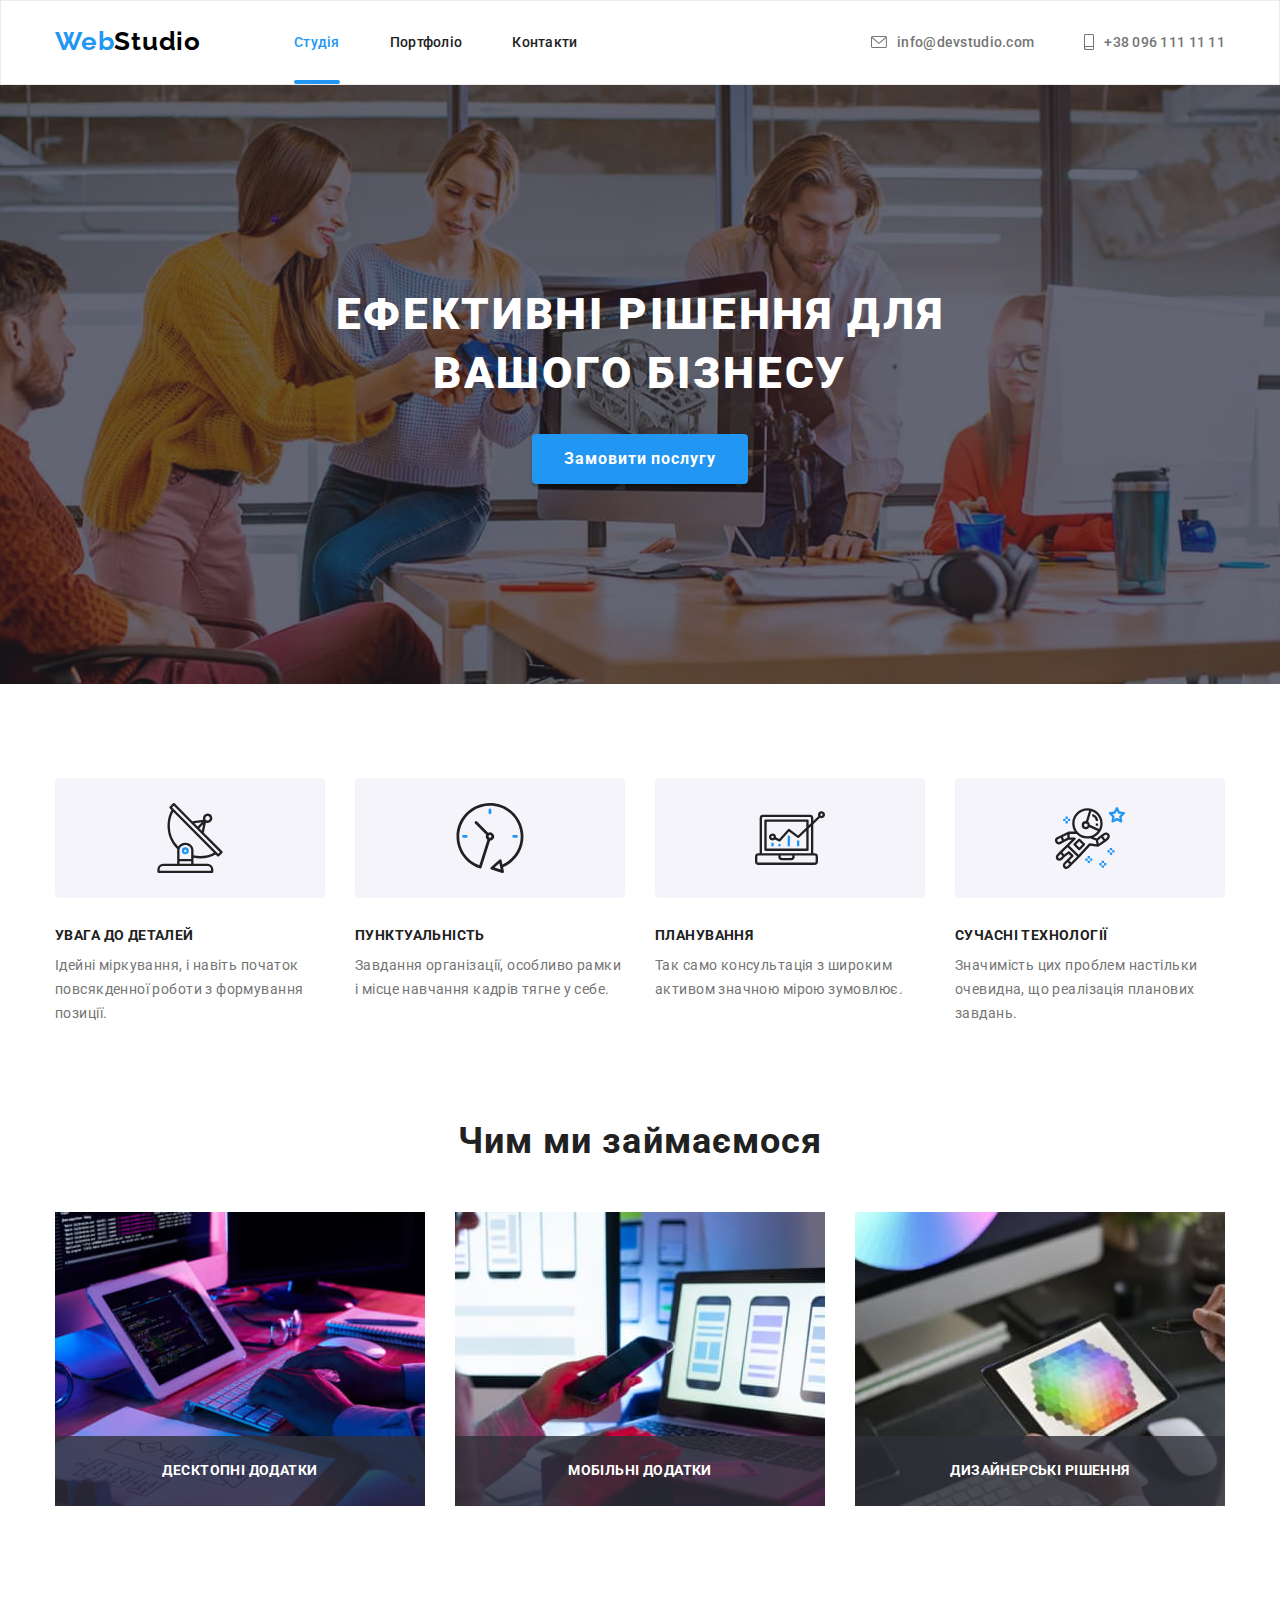
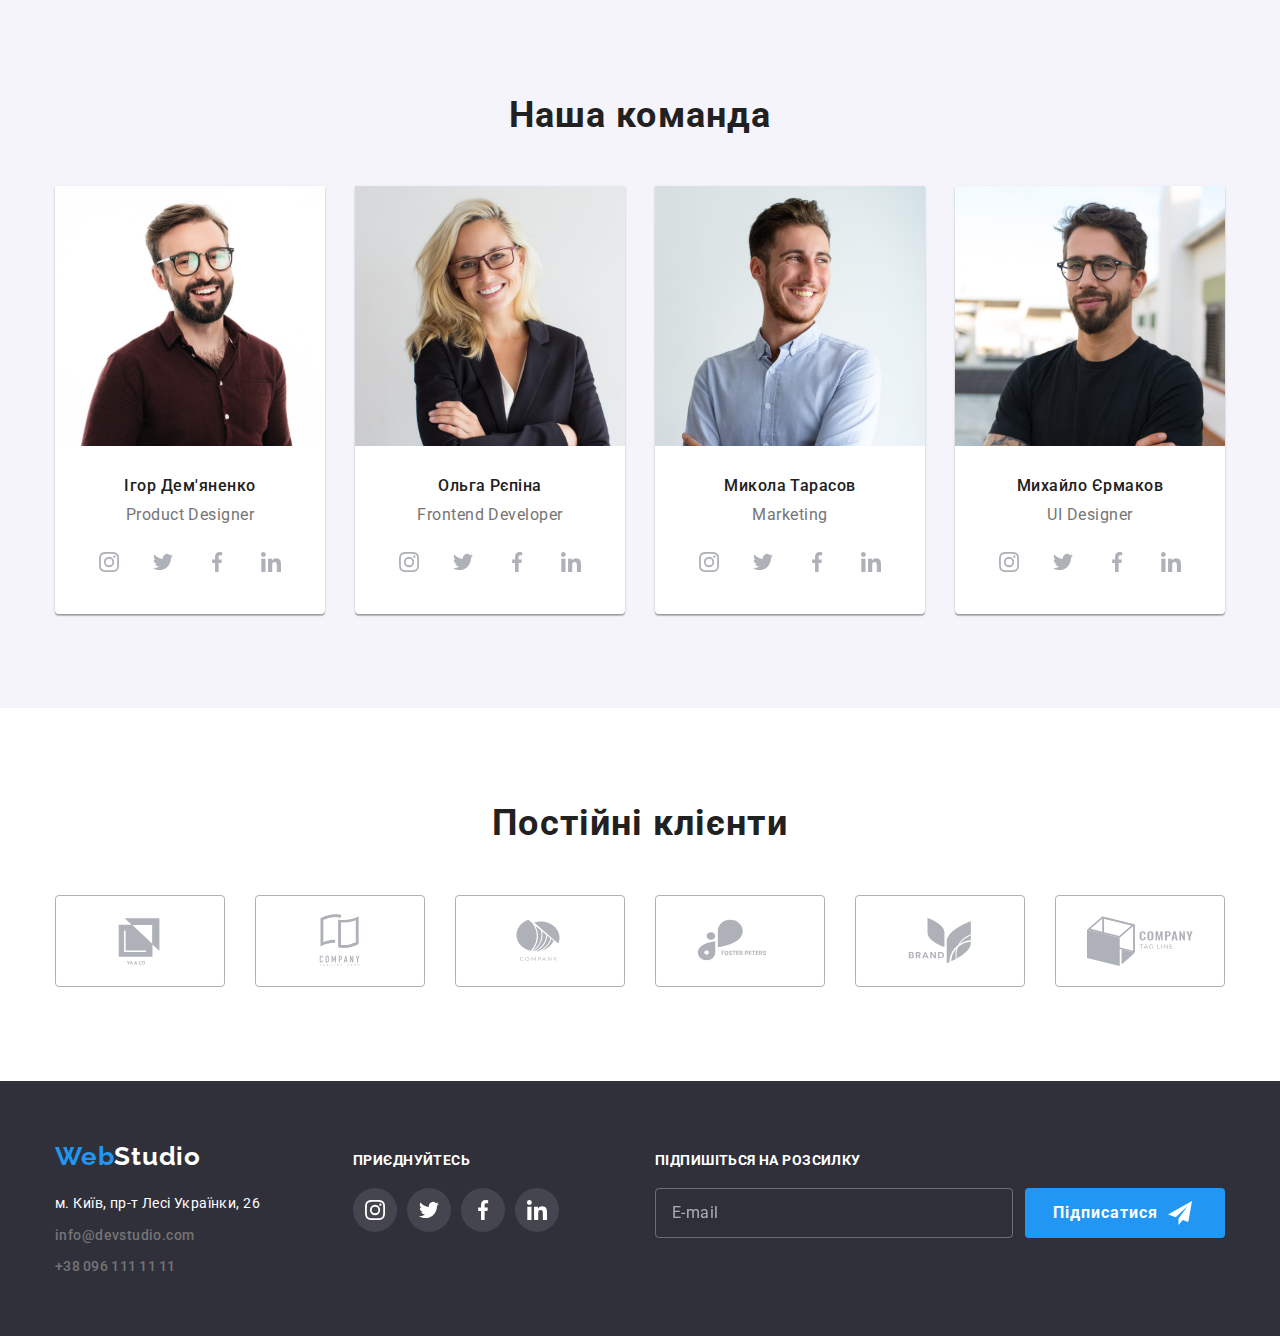
<file: index.html>
<!DOCTYPE html>
<html lang="uk">

<head>
    <meta charset="UTF-8">
    <meta http-equiv="X-UA-Compatible" content="IE=edge">
    <meta name="viewport" content="width=device-width, initial-scale=1.0">
    <title>WebStudio</title>
    <link rel="stylesheet" href="https://cdn.jsdelivr.net/npm/modern-normalize@1.1.0/modern-normalize.min.css">
    <link rel="preconnect" href="https://fonts.googleapis.com">
    <link rel="preconnect" href="https://fonts.gstatic.com" crossorigin>
    <link
        href="https://fonts.googleapis.com/css2?family=Raleway:wght@700&family=Roboto:wght@400;500;700;900&display=swap"
        rel="stylesheet">
    <link rel="stylesheet" href="./css/styles.css">
</head>

<body>
    <!--Hero-->
    <header class="page-header">
        <div class="container page-header-container">
            <nav class="page-nav">
                <a href="./index.html" class="logo-header link">Web<span class="logo-header-studio">Studio</span></a>
                <ul class="menu list">
                    <li class="menu-item">
                        <a href="./index.html" class="menu-link link current">Студія</a>
                    </li>
                    <li class="menu-item">
                        <a href="./portfolio.html" class="menu-link link">Портфоліо</a>
                    </li>
                    <li class="menu-item">
                        <a href="#" class="menu-link link">Контакти</a>
                    </li>
                </ul>
            </nav>
            <ul class="list list-header">
                <li>
                    <a href="mailto:info@devstudio.com" class="mail link">
                        <svg class="mail-svg" width="16" height="12">
                            <use href="./images/sprite.svg#icon-envelope"></use>
                        </svg>info@devstudio.com</a>
                </li>
                <li>
                    <a href="tel:+380961111111" class="phone link">
                        <svg class="phone-svg" width="10" height="16">
                            <use href="./images/sprite.svg#icon-smartphone"></use>
                        </svg>+38 096 111 11 11</a>
                </li>
            </ul>
        </div>
    </header>
    <main>
        <!--The Vision Section #1-->
        <section class="hero">
            <div class="container">
                <h1 class="main-header">Ефективні рішення для вашого бізнесу</h1>
                <button class="hero-btn current" type="button" data-modal-open>Замовити послугу</button>
            </div>
        </section>
        <!--The Benefits section #2-->
        <section class="section">
            <!--This Header will be hidden-->
            <h2 class="visually-hidden">Наші переваги</h2>
            <div class="container">
                <ul class="benefits-list list">
                    <li class="benefits-list-item benefits-list-item-first">
                        <div class="benefits-icon">
                            <svg width="70" height="70">
                                <use href="./images/sprite.svg#icon-antenna"></use>
                            </svg>
                        </div>
                        <h3 class="section-two-header">УВАГА ДО ДЕТАЛЕЙ</h3>
                        <p class="section-two-text">Ідейні міркування, і навіть початок повсякденної роботи з формування
                            позиції.</p>
                    </li>
                    <li class="benefits-list-item benefits-list-item-second">
                        <div class="benefits-icon">
                            <svg width="70" height="70">
                                <use href="./images/sprite.svg#icon-clock"></use>
                            </svg>
                        </div>
                        <h3 class="section-two-header">ПУНКТУАЛЬНІСТЬ</h3>
                        <p class="section-two-text">Завдання організації, особливо рамки і місце навчання кадрів тягне у
                            себе.</p>
                    </li>
                    <li class="benefits-list-item benefits-list-item-three">
                        <div class="benefits-icon">
                            <svg width="70" height="70">
                                <use href="./images/sprite.svg#icon-diagram"></use>
                            </svg>
                        </div>
                        <h3 class="section-two-header">ПЛАНУВАННЯ</h3>
                        <p class="section-two-text">Так само консультація з широким активом значною мірою зумовлює.</p>
                    </li>
                    <li class="benefits-list-item benefits-list-item-four">
                        <div class="benefits-icon">
                            <svg width="70" height="70">
                                <use href="./images/sprite.svg#icon-astronaut"></use>
                            </svg>
                        </div>
                        <h3 class="section-two-header">СУЧАСНІ ТЕХНОЛОГІЇ</h3>
                        <p class="section-two-text">Значимість цих проблем настільки очевидна, що реалізація планових
                            завдань.</p>
                    </li>
                </ul>
            </div>
        </section>
        <!--The Picture section #3-->
        <section class="section section-three">
            <div class="container">
                <h2 class="section-title">Чим ми займаємося</h2>
                <ul class="picture-list list">
                    <li class="list-section-three-wrapper">
                        <div class="section-three-wrapper">
                            <img src="./images/box1.jpg" alt="Набор коду на компьютері" width="370">
                            <h3 class="section-three-header">Десктопні додатки</h3>
                        </div>

                    </li>
                    <li class="list-section-three-wrapper">
                        <div class="section-three-wrapper">
                            <img src="./images/box2.jpg" alt="Розробка мобільного інтерфейсу" width="370">
                            <h3 class="section-three-header">Мобільні додатки</h3>
                        </div>
                    </li>
                    <li class="list-section-three-wrapper">
                        <div class="section-three-wrapper">
                            <img src="./images/box3.jpg" alt="Розробка додатку на планшеті" width="370">
                            <h3 class="section-three-header">Дизайнерські рішення</h3>
                        </div>
                    </li>
                </ul>
            </div>
        </section>
        <section class="section section-four">
            <!--The Teams section #4-->
            <div class="container">
                <h2 class="section-title">Наша команда</h2>
                <ul class="cards-list list">
                    <li class="team-card">
                        <img src="./images/team/member1.jpg" alt="Ігор Дем'яненко" width="270">
                        <h3 class="section-four-manager">Ігор Дем'яненко</h3>
                        <p class="section-four-position">Product Designer</p>
                        <ul class="social-list list">
                            <li class="social-list-item">
                                <a href="#" class="social-list-item-link social-list-item-link-instagram">
                                    <svg aria-label="іконка інстаграму" class="social-list-icon" width="20" height="20">
                                        <use href="./images/sprite.svg#icon-instagram"></use>
                                    </svg>
                                </a>
                            </li>
                            <li class="social-list-item">
                                <a href="#" class="social-list-item-link social-list-item-link-twitter">
                                    <svg aria-label="іконка твіттеру" class="social-list-icon" width="20" height="20">
                                        <use href="./images/sprite.svg#icon-twitter"></use>
                                    </svg>
                                </a>
                            </li>
                            <li class="social-list-item">
                                <a href="#" class="social-list-item-link social-list-item-link-facebook">
                                    <svg aria-label="іконка фейсбуку" class="social-list-icon" width="20" height="20">
                                        <use href="./images/sprite.svg#icon-facebook"></use>
                                    </svg>
                                </a>
                            </li>
                            <li class="social-list-item">
                                <a href="#" class="social-list-item-link social-list-item-link-linkedin">
                                    <svg aria-label="іконка лінкедіну" class="social-list-icon" width="20" height="20">
                                        <use href="./images/sprite.svg#icon-linkedin"></use>
                                    </svg>
                                </a>
                            </li>
                        </ul>
                    </li>
                    <li class="team-card">
                        <img src="./images/team/member2.jpg" alt="Ольга Репіна" width="270">
                        <h3 class="section-four-manager">Ольга Рєпіна</h3>
                        <p class="section-four-position">Frontend Developer</p>
                        <ul class="social-list list">
                            <li class="social-list-item">
                                <a href="#" class="social-list-item-link social-list-item-link-instagram">
                                    <svg aria-label="іконка інстаграму" class="social-list-icon" width="20" height="20">
                                        <use href="./images/sprite.svg#icon-instagram"></use>
                                    </svg>
                                </a>
                            </li>
                            <li class="social-list-item">
                                <a href="#" class="social-list-item-link social-list-item-link-twitter">
                                    <svg aria-label="іконка твіттеру" class="social-list-icon" width="20" height="20">
                                        <use href="./images/sprite.svg#icon-twitter"></use>
                                    </svg>
                                </a>
                            </li>
                            <li class="social-list-item">
                                <a href="#" class="social-list-item-link social-list-item-link-facebook">
                                    <svg aria-label="іконка фейсбуку" class="social-list-icon" width="20" height="20">
                                        <use href="./images/sprite.svg#icon-facebook"></use>
                                    </svg>
                                </a>
                            </li>
                            <li class="social-list-item">
                                <a href="#" class="social-list-item-link social-list-item-link-linkedin">
                                    <svg aria-label="іконка лінкедіну" class="social-list-icon" width="20" height="20">
                                        <use href="./images/sprite.svg#icon-linkedin"></use>
                                    </svg>
                                </a>
                            </li>
                        </ul>
                    </li>
                    <li class="team-card">
                        <img src="./images/team/member3.jpg" alt="Микола Тарасов" width="270">
                        <h3 class="section-four-manager">Микола Тарасов</h3>
                        <p class="section-four-position">Marketing</p>
                        <ul class="social-list list">
                            <li class="social-list-item">
                                <a href="#" class="social-list-item-link social-list-item-link-instagram">
                                    <svg aria-label="іконка інстаграму" class="social-list-icon" width="20" height="20">
                                        <use href="./images/sprite.svg#icon-instagram"></use>
                                    </svg>
                                </a>
                            </li>
                            <li class="social-list-item">
                                <a href="#" class="social-list-item-link social-list-item-link-twitter">
                                    <svg aria-label="іконка твіттеру" class="social-list-icon" width="20" height="20">
                                        <use href="./images/sprite.svg#icon-twitter"></use>
                                    </svg>
                                </a>
                            </li>
                            <li class="social-list-item">
                                <a href="#" class="social-list-item-link social-list-item-link-facebook">
                                    <svg aria-label="іконка фейсбуку" class="social-list-icon" width="20" height="20">
                                        <use href="./images/sprite.svg#icon-facebook"></use>
                                    </svg>
                                </a>
                            </li>
                            <li class="social-list-item">
                                <a href="#" class="social-list-item-link social-list-item-link-linkedin">
                                    <svg aria-label="іконка лінкедіну" class="social-list-icon" width="20" height="20">
                                        <use href="./images/sprite.svg#icon-linkedin"></use>
                                    </svg>
                                </a>
                            </li>
                        </ul>
                    </li>
                    <li class="team-card">
                        <img src="./images/team/member4.jpg" alt="Михайло Єрмаков" width="270">
                        <h3 class="section-four-manager">Михайло Єрмаков</h3>
                        <p class="section-four-position">UI Designer</p>
                        <ul class="social-list list">
                            <li class="social-list-item">
                                <a href="#" class="social-list-item-link social-list-item-link-instagram">
                                    <svg aria-label="іконка інстаграму" class="social-list-icon" width="20" height="20">
                                        <use href="./images/sprite.svg#icon-instagram"></use>
                                    </svg>
                                </a>
                            </li>
                            <li class="social-list-item">
                                <a href="#" class="social-list-item-link social-list-item-link-twitter">
                                    <svg aria-label="іконка твіттеру" class="social-list-icon" width="20" height="20">
                                        <use href="./images/sprite.svg#icon-twitter"></use>
                                    </svg>
                                </a>
                            </li>
                            <li class="social-list-item">
                                <a href="#" class="social-list-item-link social-list-item-link-facebook">
                                    <svg aria-label="іконка фейсбуку" class="social-list-icon" width="20" height="20">
                                        <use href="./images/sprite.svg#icon-facebook"></use>
                                    </svg>
                                </a>
                            </li>
                            <li class="social-list-item">
                                <a href="#" class="social-list-item-link social-list-item-link-linkedin">
                                    <svg aria-label="іконка лінкедіну" class="social-list-icon" width="20" height="20">
                                        <use href="./images/sprite.svg#icon-linkedin"></use>
                                    </svg>
                                </a>
                            </li>
                        </ul>
                    </li>
                </ul>
            </div>
        </Section>
        <!--Clients section-->
        <section class="section">
            <div class="container">
                <h2 class="section-title">Постійні клієнти</h2>
                <ul class="clients-list list">
                    <li class="clients-list-item">
                        <a href="#" class="clients-list-item-link">
                            <svg aria-label="іконка клієнта" class="clients-list-icon" width="106" height="60">
                                <use href="./images/sprite.svg#icon-client1"></use>
                            </svg>
                        </a>
                    </li>
                    <li class="clients-list-item">
                        <a href="#" class="clients-list-item-link">
                            <svg aria-label="іконка клієнта" class="clients-list-icon" width="106" height="60">
                                <use href="./images/sprite.svg#icon-client2"></use>
                            </svg>
                        </a>
                    </li>
                    <li class="clients-list-item">
                        <a href="#" class="clients-list-item-link">
                            <svg aria-label="іконка клієнта" class="clients-list-icon" width="106" height="60">
                                <use href="./images/sprite.svg#icon-client3"></use>
                            </svg>
                        </a>
                    </li>
                    <li class="clients-list-item">
                        <a href="#" class="clients-list-item-link">
                            <svg aria-label="іконка клієнта" class="clients-list-icon" width="106" height="60">
                                <use href="./images/sprite.svg#icon-client4"></use>
                            </svg>
                        </a>
                    </li>
                    <li class="clients-list-item">
                        <a href="#" class="clients-list-item-link">
                            <svg aria-label="іконка клієнта" class="clients-list-icon" width="106" height="60">
                                <use href="./images/sprite.svg#icon-client5"></use>
                            </svg>
                        </a>
                    </li>
                    <li class="clients-list-item">
                        <a href="#" class="clients-list-item-link">
                            <svg aria-label="іконка клієнта" class="clients-list-icon" width="106" height="60">
                                <use href="./images/sprite.svg#icon-client6"></use>
                            </svg>
                        </a>
                    </li>
                </ul>
            </div>
        </section>
    </main>
    <footer class="footer">
        <div class="container footer-container">
            <div class="footer-list footer-list-address">
                <a href="./index.html" class="logo-footer link">Web<span class="logo-footer-studio">Studio</span></a>
                <address class="address-footer address">
                    <ul class="list">
                        <li class="footer-li"><a class="address-link link" href="https://goo.gl/maps/CPtrU1FHBa2aNyZL9 "
                                target="_blank" rel="noopener noreferrer nofollow">м. Київ, пр-т Лесі
                                Українки, 26</a>
                        <li class="footer-li footer-list"><a href="mailto:info@devstudio.com" class="mail link">
                                info@devstudio.com</a></li>
                        <li class="footer-li"><a href="tel:+380961111111" class="phone link">+38 096 111 11 11</a></li>
                    </ul>
                </address>
            </div>
            <div class="footer-list footer-list-social">
                <h3 class="footer-header">ПРИЄДНУЙТЕСЬ</h3>
                <ul class="social-list list">
                    <li class="social-list-item">
                        <a href="#" class="social-list-item-link social-list-item-link-instagram link-footer">
                            <svg aria-label="іконка інстаграму" class="social-list-icon-footer" width="20" height="20">
                                <use href="./images/sprite.svg#icon-instagram"></use>
                            </svg>
                        </a>
                    </li>
                    <li class="social-list-item">
                        <a href="#" class="social-list-item-link social-list-item-link-twitter link-footer">
                            <svg aria-label="іконка твіттеру" class="social-list-icon-footer" width="20" height="20">
                                <use href="./images/sprite.svg#icon-twitter"></use>
                            </svg>
                        </a>
                    </li>
                    <li class="social-list-item">
                        <a href="#" class="social-list-item-link social-list-item-link-facebook link-footer">
                            <svg aria-label="іконка фейсбуку" class="social-list-icon-footer" width="20" height="20">
                                <use href="./images/sprite.svg#icon-facebook"></use>
                            </svg>
                        </a>
                    </li>
                    <li class="social-list-item">
                        <a href="#" class="social-list-item-link social-list-item-link-linkedin link-footer">
                            <svg aria-label="іконка лінкедіну" class="social-list-icon-footer" width="20" height="20">
                                <use href="./images/sprite.svg#icon-linkedin"></use>
                            </svg>
                        </a>
                    </li>
                </ul>
            </div>
            <div class="footer-list footer-list-input">
                <form class="footer-form">
                    <label>
                        <span class="footer-list-input-title">Підпишіться на розсилку</span>
                        <input type="email" name="user_email" class="footer-email-input" placeholder="E-mail">
                    </label>
                    <button type="submit" class="footer-form-submit">Підписатися
                        <svg class="footer-submit-icon" width="24px" height="24px">
                            <use href="./images/sprite.svg#icon-send"></use>
                        </svg>
                    </button>
                </form>
            </div>
        </div>
    </footer>
    <div class="backdrop is-hidden" data-modal>
        <div class="modal">
            <button type="button" class="modal-close-btn" data-modal-close>
                <svg class="modal-close-icon" width="18px" height="18px">
                    <use href="./images/sprite.svg#icon-close"></use>
                </svg>
            </button>
            <p class="modal-form-title">Залиште свої дані, ми вам передзвонимо</p>
            <form class="modal-form">
                <label class="modal-form-field">
                    <span class="modal-form-input-desc">Ім'я</span>
                    <span class="modal-form-input-wrapper">
                        <input type="text" name="user_name" class="modal-form-input" required
                            pattern="a-zA-Zа-яА-ЯіІїЇ]+">
                        <svg class="modal-form-input-icon" width="18px" height="18px">
                            <use href="./images/sprite.svg#icon-person"></use>
                        </svg>
                    </span>
                </label>
                <label class="modal-form-field">
                    <span class="modal-form-input-desc">Телефон</span>
                    <span class="modal-form-input-wrapper">
                        <input type="tel" name="user_phone" class="modal-form-input" required
                            pattern="[0-9]{3}-[0-9]{3}-[0-9]{2}-[0-9]{2}" title="xxx-xxx-xx-xx">
                        <svg class="modal-form-input-icon" width="18px" height="18px">
                            <use href="./images/sprite.svg#icon-phone"></use>
                        </svg>
                    </span>
                </label>
                <label class="modal-form-field">
                    <span class="modal-form-input-desc">Пошта</span>
                    <span class="modal-form-input-wrapper">
                        <input type="email" name="user_email" class="modal-form-input" required>
                        <svg class="modal-form-input-icon" width="18px" height="18px">
                            <use href="./images/sprite.svg#icon-email"></use>
                        </svg>
                    </span>
                </label>
                <label class="modal-form-field-desc">
                    <span class="modal-form-input-desc">Коментар</span>
                    <textarea name="user_message" class="modal-form-message" placeholder="Введіть текст"></textarea>
                </label>
                <label class="modal-form-check-field">
                    <input type="checkbox" name="user_policy" class="modal-form-check visually-hidden" required>
                    <svg class="modal-form-own-checkbox" width="16" height="15">
                        <use href="./images/sprite.svg#icon-checkbox"></use>
                    </svg>
                    <span class="modal-form-own-checkbox-desc">
                        Погоджуюся з розсилкою та приймаю</span>
                    &nbsp;<a href="#" class="link">
                        <span class="modal-form-own-checkbox-user">Умови договору</span></a>
                </label>
                <button type="submit" class="modal-form-submit">Відправити</button>
            </form>
        </div>
    </div>
    <script src="./js/modal.js"></script>
</body>

</html>
</file>
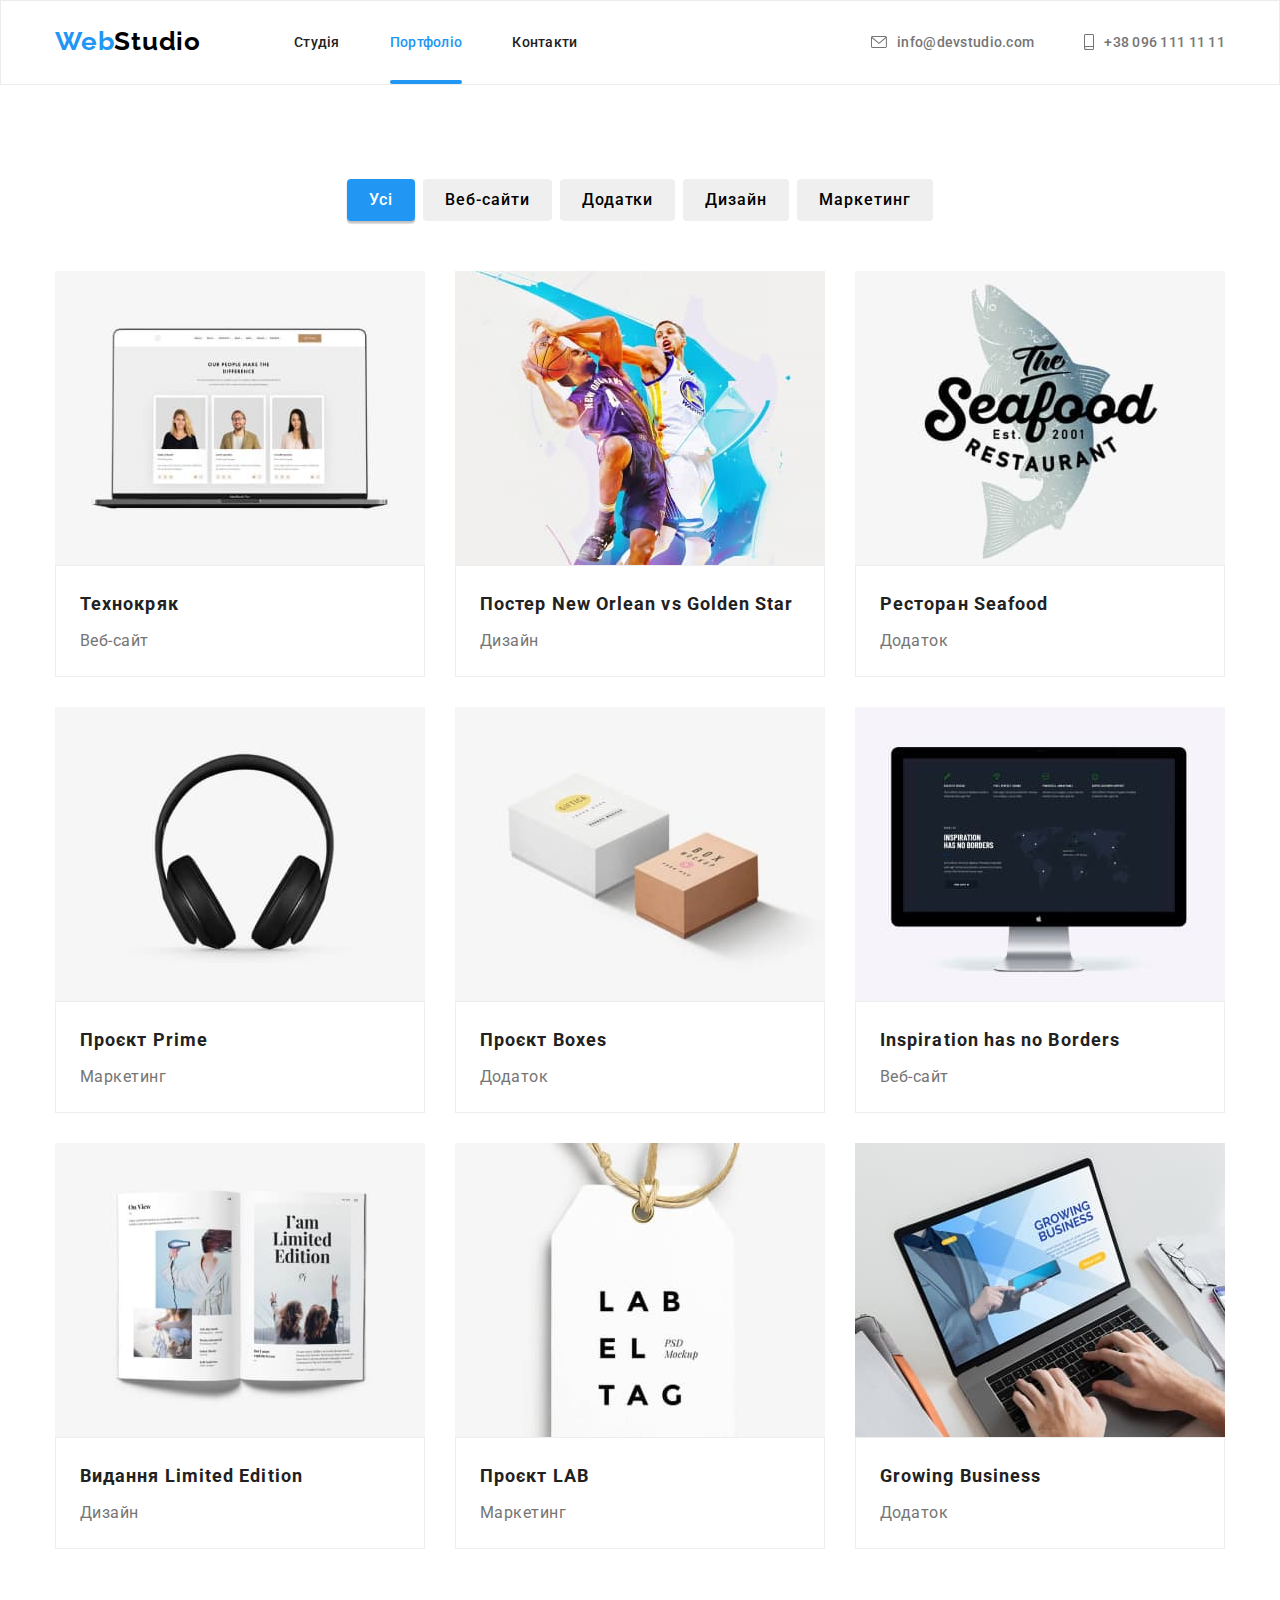
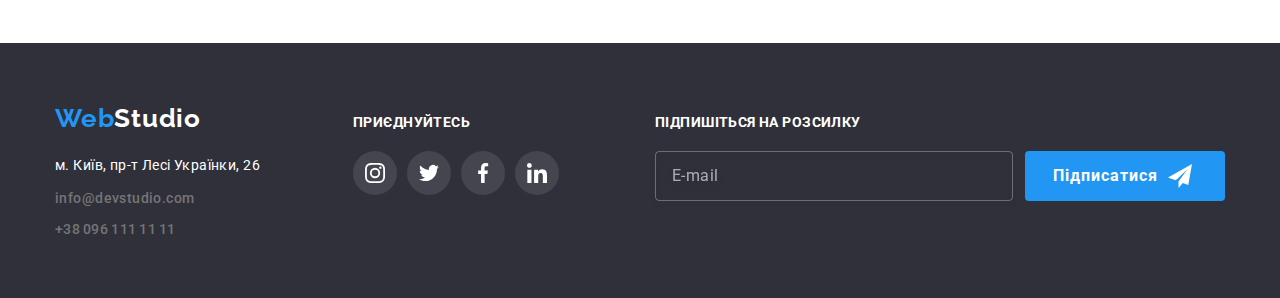
<file: portfolio.html>
<!DOCTYPE html>
<html lang="uk">

<head>
    <meta charset="UTF-8">
    <meta http-equiv="X-UA-Compatible" content="IE=edge">
    <meta name="viewport" content="width=device-width, initial-scale=1.0">
    <title>Portfolio</title>
    <link rel="stylesheet" href="https://cdn.jsdelivr.net/npm/modern-normalize@1.1.0/modern-normalize.min.css">
    <link rel="preconnect" href="https://fonts.googleapis.com">
    <link rel="preconnect" href="https://fonts.gstatic.com" crossorigin>
    <link
        href="https://fonts.googleapis.com/css2?family=Raleway:wght@700&family=Roboto:wght@400;500;700;900&display=swap"
        rel="stylesheet">
    <link rel="stylesheet" href="./css/styles.css">
</head>

<body>
    <header class="page-header">
        <div class="container page-header-container">
            <nav class="page-nav">
                <a href="./index.html" class="logo-header link">Web<span class="logo-header-studio">Studio</span></a>
                <ul class="menu list">
                    <li class="menu-item">
                        <a href="./index.html" class="menu-link link">Студія</a>
                    </li>
                    <li class="menu-item">
                        <a href="./portfolio.html" class="menu-link link current">Портфоліо</a>
                    </li>
                    <li class="menu-item">
                        <a href="#" class="menu-link link">Контакти</a>
                    </li>
                </ul>
            </nav>
            <ul class="list list-header">
                <li>
                    <a href="mailto:info@devstudio.com" class="mail link">
                        <svg class="mail-svg" width="16" height="12">
                            <use href="./images/sprite.svg#icon-envelope"></use>
                        </svg>info@devstudio.com</a>
                </li>
                <li>
                    <a href="tel:+380961111111" class="phone link">
                        <svg class="phone-svg" width="10" height="16">
                            <use href="./images/sprite.svg#icon-smartphone"></use>
                        </svg>+38 096 111 11 11</a>
                </li>
            </ul>
        </div>
    </header>
    <main>
        <!--Main Section-->
        <section class="section">
            <!--This Header will be hidden-->
            <div class="container">
                <h1 class="visually-hidden">Портфоліо проектів</h1>
                <ul class="filters list">
                    <li><button class="open-btn current" type="button">Усі</button></li>
                    <li><button class="open-btn btn-portfolio" type="button">Веб-сайти</button></li>
                    <li><button class="open-btn btn-portfolio" type="button">Додатки</button></li>
                    <li><button class="open-btn btn-portfolio" type="button">Дизайн</button></li>
                    <li><button class="open-btn btn-portfolio" type="button">Маркетинг</button></li>
                </ul>
                <ul class="cards-portfolio-list list">
                    <li class="portfolio-item">
                        <a href="#" class="list-portfolio">
                            <div class="img-portfolio-wrapper">
                                <img src="./images/portfolio/project1.jpg" alt="Фото і дані трьох девелоперів"
                                    width="370">
                                <p class="overlay">
                                    Ресурс пропонує комплексні пропозиції з різним рівнем функціоналу та сервісів.
                                    Все це дозволить відвідувачу отримати вичерпні відомості про компанію чи приватну
                                    особу.
                                </p>
                            </div>
                            <div class="portfolio-item-title">
                                <h3 class="portfolio-header">Технокряк</h3>
                                <p class="potfolio-href">Веб-сайт</p>
                            </div>
                        </a>
                    </li>
                    <li class="portfolio-item">
                        <a href="#" class="list-portfolio">
                            <div class="img-portfolio-wrapper">
                                <img src="./images/portfolio/project2.jpg" alt="Два баскетболісти" width="370">
                                <p class="overlay">
                                    Ресурс пропонує комплексні пропозиції з різним рівнем функціоналу та сервісів.
                                    Все це дозволить відвідувачу отримати вичерпні відомості про компанію чи приватну
                                    особу.
                                </p>
                            </div>
                            <div class="portfolio-item-title">
                                <h3 class="portfolio-header">Постер New Orlean vs Golden Star</h3>
                                <p class="potfolio-href">Дизайн</p>
                            </div>
                        </a>
                    </li>
                    <li class="portfolio-item">
                        <a href="#" class="list-portfolio">
                            <div class="img-portfolio-wrapper">
                                <img src="./images/portfolio/project3.jpg" alt="Логотип ресторану" width="370">
                                <p class="overlay">
                                    Ресурс пропонує комплексні пропозиції з різним рівнем функціоналу та сервісів.
                                    Все це дозволить відвідувачу отримати вичерпні відомості про компанію чи приватну
                                    особу.
                                </p>
                            </div>
                            <div class="portfolio-item-title">
                                <h3 class="portfolio-header">Ресторан Seafood</h3>
                                <p class="potfolio-href">Додаток</p>
                            </div>
                        </a>
                    </li>
                    <li class="portfolio-item">
                        <a href="#" class="list-portfolio">
                            <div class="img-portfolio-wrapper">
                                <img src="./images/portfolio/project4.jpg" alt="Зображення навушників" width="370">
                                <p class="overlay">
                                    Ресурс пропонує комплексні пропозиції з різним рівнем функціоналу та сервісів.
                                    Все це дозволить відвідувачу отримати вичерпні відомості про компанію чи приватну
                                    особу.
                                </p>
                            </div>
                            <div class="portfolio-item-title">
                                <h3 class="portfolio-header">Проєкт Prime</h3>
                                <p class="potfolio-href">Маркетинг</p>
                            </div>
                        </a>
                    </li>
                    <li class="portfolio-item">
                        <a href="#" class="list-portfolio">
                            <div class="img-portfolio-wrapper">
                                <img src="./images/portfolio/project5.jpg" alt="Зображення коробок" width="370">
                                <p class="overlay">
                                    Ресурс пропонує комплексні пропозиції з різним рівнем функціоналу та сервісів.
                                    Все це дозволить відвідувачу отримати вичерпні відомості про компанію чи приватну
                                    особу.
                                </p>
                            </div>
                            <div class="portfolio-item-title">
                                <h3 class="portfolio-header">Проєкт Boxes</h3>
                                <p class="potfolio-href">Додаток</p>
                            </div>
                        </a>
                    </li>
                    <li class="portfolio-item">
                        <a href="#" class="list-portfolio">
                            <div class="img-portfolio-wrapper">
                                <img src="./images/portfolio/project6.jpg" alt="Зображення монітору" width="370">
                                <p class="overlay">
                                    Ресурс пропонує комплексні пропозиції з різним рівнем функціоналу та сервісів.
                                    Все це дозволить відвідувачу отримати вичерпні відомості про компанію чи приватну
                                    особу.
                                </p>
                            </div>
                            <div class="portfolio-item-title">
                                <h3 class="portfolio-header">Inspiration has no Borders</h3>
                                <p class="potfolio-href">Веб-сайт</p>
                            </div>
                        </a>
                    </li>
                    <li class="portfolio-item">
                        <a href="#" class="list-portfolio">
                            <div class="img-portfolio-wrapper">
                                <img src="./images/portfolio/project7.jpg" alt="Розкрита книга" width="370">
                                <p class="overlay">
                                    Ресурс пропонує комплексні пропозиції з різним рівнем функціоналу та сервісів.
                                    Все це дозволить відвідувачу отримати вичерпні відомості про компанію чи приватну
                                    особу.
                                </p>
                            </div>
                            <div class="portfolio-item-title">
                                <h3 class="portfolio-header">Видання Limited Edition</h3>
                                <p class="potfolio-href">Дизайн</p>
                            </div>
                        </a>
                    </li>
                    <li class="portfolio-item">
                        <a href="#" class="list-portfolio">
                            <div class="img-portfolio-wrapper">
                                <img src="./images/portfolio/project8.jpg" alt="Логотип проекту LAB" width="370">
                                <p class="overlay">
                                    Ресурс пропонує комплексні пропозиції з різним рівнем функціоналу та сервісів.
                                    Все це дозволить відвідувачу отримати вичерпні відомості про компанію чи приватну
                                    особу.
                                </p>
                            </div>
                            <div class="portfolio-item-title">
                                <h3 class="portfolio-header">Проєкт LAB</h3>
                                <p class="potfolio-href">Маркетинг</p>
                            </div>
                        </a>
                    </li>
                    <li class="portfolio-item">
                        <a href="#" class="list-portfolio">
                            <div class="img-portfolio-wrapper">
                                <img src="./images/portfolio/project9.jpg" alt="Людина працює на ноутбуці" width="370">
                                <p class="overlay">
                                    Ресурс пропонує комплексні пропозиції з різним рівнем функціоналу та сервісів.
                                    Все це дозволить відвідувачу отримати вичерпні відомості про компанію чи приватну
                                    особу.
                                </p>
                            </div>
                            <div class="portfolio-item-title">
                                <h3 class="portfolio-header">Growing Business</h3>
                                <p class="potfolio-href">Додаток</p>
                            </div>
                        </a>
                    </li>
                </ul>
            </div>
        </section>
    </main>
    <footer class="footer">
        <div class="container footer-container">
            <div class="footer-list footer-list-address">
                <a href="./index.html" class="logo-footer link">Web<span class="logo-footer-studio">Studio</span></a>
                <address class="address-footer address">
                    <ul class="list">
                        <li class="footer-li"><a class="address-link link" href="https://goo.gl/maps/CPtrU1FHBa2aNyZL9 "
                                target="_blank" rel="noopener noreferrer nofollow">м. Київ, пр-т Лесі
                                Українки, 26</a>
                        <li class="footer-li footer-list"><a href="mailto:info@devstudio.com" class="mail link">
                                info@devstudio.com</a></li>
                        <li class="footer-li"><a href="tel:+380961111111" class="phone link">+38 096 111 11 11</a></li>
                    </ul>
                </address>
            </div>
            <div class="footer-list footer-list-social">
                <h3 class="footer-header">ПРИЄДНУЙТЕСЬ</h3>
                <ul class="social-list list">
                    <li class="social-list-item">
                        <a href="#" class="social-list-item-link social-list-item-link-instagram link-footer">
                            <svg aria-label="іконка інстаграму" class="social-list-icon-footer" width="20" height="20">
                                <use href="./images/sprite.svg#icon-instagram"></use>
                            </svg>
                        </a>
                    </li>
                    <li class="social-list-item">
                        <a href="#" class="social-list-item-link social-list-item-link-twitter link-footer">
                            <svg aria-label="іконка твіттеру" class="social-list-icon-footer" width="20" height="20">
                                <use href="./images/sprite.svg#icon-twitter"></use>
                            </svg>
                        </a>
                    </li>
                    <li class="social-list-item">
                        <a href="#" class="social-list-item-link social-list-item-link-facebook link-footer">
                            <svg aria-label="іконка фейсбуку" class="social-list-icon-footer" width="20" height="20">
                                <use href="./images/sprite.svg#icon-facebook"></use>
                            </svg>
                        </a>
                    </li>
                    <li class="social-list-item">
                        <a href="#" class="social-list-item-link social-list-item-link-linkedin link-footer">
                            <svg aria-label="іконка лінкедіну" class="social-list-icon-footer" width="20" height="20">
                                <use href="./images/sprite.svg#icon-linkedin"></use>
                            </svg>
                        </a>
                    </li>
                </ul>
            </div>
            <div class="footer-list footer-list-input">
                <form class="footer-form">
                    <label>
                        <span class="footer-list-input-title">Підпишіться на розсилку</span>
                        <input type="email" name="user_email" class="footer-email-input" placeholder="E-mail">
                    </label>
                    <button type="submit" class="footer-form-submit">Підписатися
                        <svg class="footer-submit-icon" width="24px" height="24px">
                            <use href="./images/sprite.svg#icon-send"></use>
                        </svg>
                    </button>
                </form>
            </div>
        </div>
    </footer>
</body>

</html>
</file>
<file: css/styles.css>
:root {
  --primary-font: "Roboto", sans-serif;
  --secondary-font: "Raleway", sans-serif;
  --primary-text-color-theme-light: #212121;
  --secodary-text-color-theme-light: #757575;
  --primary-text-color-theme-dark: #ffffff;
  --bacground-text-color-theme-dark: #2f303a;
  --accent-color: #2196f3;
  --background-four-color: #f5f4fa;
  --background-color: #f5f5f5;
  --background-color-header: #c4c4c4;
  --svg-icon-color: #afb1b8;
  --background-overlay: rgba(33, 150, 243, 0.9);
  --transition-dur-and-func: 250ms cubic-bezier(0.4, 0, 0.2, 1);
}

/* ===Resetting default styles=== */

h1,
h2,
h3,
p {
  margin-top: 0;
  margin-bottom: 0;
  padding-left: 0;
}

ul {
  margin-top: 0;
  margin-bottom: 0;
  padding-left: 0;
}

/* Text underlining remuving*/
.link,
.list-portfolio {
  text-decoration: none;
}

.list {
  list-style: none;
}

/* Opened tab effect*/
.page-nav .link.current {
  color: var(--accent-color);
}

/* Opened tab effect for buttons*/
.open-btn.current,
.hero-btn.current {
  color: var(--primary-text-color-theme-dark);
  background-color: var(--accent-color);
  box-shadow: 0px 3px 1px rgba(0, 0, 0, 0.1), 0px 1px 2px rgba(0, 0, 0, 0.08),
    0px 2px 2px rgba(0, 0, 0, 0.12);
}

/* Removing line spacing from images for index.html */

img {
  display: block;
  max-width: 100%;
  height: auto;
}

button {
  cursor: pointer;
}

address {
  font-style: normal;
}

body {
  color: var(--secodary-text-color-theme-light);
  font-family: var(--primary-font);
  font-size: 14px;
  line-height: 1.33;
  letter-spacing: 0.02em;
}

.container {
  width: 1200px;
  margin: 0 auto;
  padding-left: 15px;
  padding-right: 15px;
}
/* ===== Projects text&color styles ===== */

/* === Header ===*/
.page-header {
  border: 1px solid #ececec;
}
.page-header-container {
  display: flex;
  align-items: center;
}
.page-nav {
  display: flex;
  align-items: center;
}
.menu {
  display: flex;
  column-gap: 50px;
  align-items: center;
}
.list-header {
  display: flex;
  column-gap: 50px;
  margin-left: auto;
}
.phone-svg,
.mail-svg {
  fill: currentColor;
  margin-right: 10px;
}

/* Logo blu part */
.logo-header {
  font-family: "Raleway", sans-serif;
  font-weight: 700;
  font-size: 26px;
  line-height: 1.19;
  letter-spacing: 0.03em;
  color: var(--accent-color);
  margin-right: 93px;
  padding-top: 24px;
  padding-bottom: 25px;
}

/* Logo black part */
.logo-header-studio {
  font-family: "Raleway";
  font-weight: 700;
  font-size: 26px;
  line-height: 1.19;
  letter-spacing: 0.03em;
  color: #000000;
}

/* Header hidding */
.visually-hidden {
  position: absolute;
  white-space: nowrap;
  width: 1px;
  height: 1px;
  overflow: hidden;
  border: 0;
  padding: 0;
  clip: rect(0 0 0 0);
  clip-path: inset(50%);
  margin: -1px;
}
.menu-link {
  font-weight: 500;
  color: var(--primary-text-color-theme-light);
  transition: color var(--transition-dur-and-func);
  position: relative;
  display: inline-block;
  padding-top: 32px;
  padding-bottom: 32px;
}
.menu-link:hover,
.menu-link:focus {
  color: var(--accent-color);
}
.menu-link.current::after {
  content: "";
  position: absolute;
  width: 100%;
  height: 4px;
  bottom: 0;
  left: 0;
  border-radius: 2px;
  background-color: currentColor;
}
.mail {
  display: flex;
  align-items: center;
  font-weight: 500;
  font-size: 14px;
  color: var(--secodary-text-color-theme-light);
  transition: color var(--transition-dur-and-func);
}
.mail:hover,
.mail:focus {
  color: var(--accent-color);
}
.phone {
  display: flex;
  align-items: center;
  font-weight: 500;
  font-size: 14px;
  color: var(--secodary-text-color-theme-light);
  transition: color var(--transition-dur-and-func);
}
.phone:hover,
.phone:focus {
  color: var(--accent-color);
}

/* ======= Hero ======= */

.hero {
  padding-top: 200px;
  padding-bottom: 200px;
  max-width: 1600px;
  margin: 0 auto;
  text-align: center;
  background-color: var(--background-color-header);
  background-image: linear-gradient(
      rgba(47, 48, 58, 0.4),
      rgba(47, 48, 58, 0.4)
    ),
    url(../images/hero.jpg);
  background-repeat: no-repeat;
  background-position: center;
  background-size: cover;
}
.main-header {
  width: 696px;
  font-weight: 900;
  font-size: 44px;
  line-height: 1.36;
  text-align: center;
  letter-spacing: 0.06em;
  text-transform: uppercase;
  color: var(--primary-text-color-theme-dark);
  margin-left: auto;
  margin-right: auto;
  margin-bottom: 30px;
}
/* Buttons */
.hero-btn {
  font-weight: 700;
  font-size: 16px;
  line-height: 1.88;
  text-align: center;
  letter-spacing: 0.06em;
  box-shadow: 0px 4px 4px rgba(0, 0, 0, 0.15);
  border-radius: 4px;
  border: none;
  padding: 10px 32px;
  min-width: 216px;
  min-height: 50px;
  transition: color var(--transition-dur-and-func),
    background-color var(--transition-dur-and-func);
}
.hero-btn:hover,
.hero-btn:focus {
  color: var(--primary-text-color-theme-dark);
  background-color: var(--accent-color);
}

/* === Benefits section #2 ===*/
/* Section two markup */
.section {
  padding-top: 94px;
  padding-bottom: 94px;
}
.benefits-list {
  display: flex;
}

.benefits-list-item {
  width: 270px;
}
.benefits-list-item:not(:last-child) {
  margin-right: 30px;
}
.benefits-icon {
  display: flex;
  height: 120px;
  justify-content: center;
  align-items: center;
  border-radius: 4px;
  margin-bottom: 30px;
  background-color: var(--background-four-color);
}

.section-two-header {
  font-size: 14px;
  line-height: 1.14;
  margin-bottom: 10px;
  letter-spacing: 0.03em;
  text-transform: uppercase;
  color: var(--primary-text-color-theme-light);
}

.section-two-text {
  line-height: 1.71;
  letter-spacing: 0.03em;
}

/* === Picture Section #3 ===*/

.section-three {
  padding-top: 0px;
}
.section-title {
  font-size: 36px;
  line-height: 1.17;
  margin-bottom: 50px;
  text-align: center;
  letter-spacing: 0.03em;
  color: var(--primary-text-color-theme-light);
}
.picture-list {
  display: flex;
  align-items: center;
  gap: 30px;
}
.section-three-wrapper {
  position: relative;
}
.section-three-header {
  position: absolute;
  bottom: 0;
  width: 100%;
  padding: 27px 0;
  font-weight: 700;
  font-size: 14px;
  line-height: 1.14;
  text-align: center;
  letter-spacing: 0.03em;
  text-transform: uppercase;
  background: rgba(47, 48, 58, 0.8);
  color: var(--primary-text-color-theme-dark);
}
/* === Team Section #4 === */
.section-four {
  background-color: var(--background-four-color);
}
.cards-list {
  display: flex;
  gap: 30px;
}
.team-card {
  box-shadow: 0px 1px 3px rgba(0, 0, 0, 0.12), 0px 1px 1px rgba(0, 0, 0, 0.14),
    0px 2px 1px rgba(0, 0, 0, 0.2);
  border-radius: 0px 0px 4px 4px;
  background-color: var(--primary-text-color-theme-dark);
}
.section-four-manager {
  font-weight: 500;
  font-size: 16px;
  line-height: 1.19;
  text-align: center;
  letter-spacing: 0.03em;
  padding-top: 30px;
  margin-bottom: 10px;
  color: var(--primary-text-color-theme-light);
}

.section-four-position {
  font-size: 16px;
  line-height: 1.19;
  text-align: center;
  letter-spacing: 0.03em;
  margin-bottom: 16px;
}
.social-list {
  display: flex;
  column-gap: 10px;
  justify-content: center;
  padding-bottom: 30px;
}
.social-list-item-link {
  display: flex;
  width: 44px;
  height: 44px;
  border-radius: 50%;
  justify-content: center;
  align-items: center;
  transition: background-color var(--transition-dur-and-func);
}
.social-list-item-link:hover,
.social-list-item-link:focus {
  background-color: var(--accent-color);
}
.social-list-item-link:hover .social-list-icon,
.social-list-item-link:focus .social-list-icon {
  fill: var(--primary-text-color-theme-dark);
}
.social-list-icon {
  fill: var(--svg-icon-color);
  transition: fill var(--transition-dur-and-func);
}
/* ====== Clients section ====== */
.clients-list {
  display: flex;
  column-gap: 30px;
  justify-content: center;
}

.clients-list-item-link:hover,
.clients-list-item-link:focus {
  border: 1px solid var(--accent-color);
}
.clients-list-item-link:hover .clients-list-icon,
.clients-list-item-link:focus .clients-list-icon {
  fill: var(--accent-color);
}
.clients-list-item-link {
  display: flex;
  width: 170px;
  height: 92px;
  justify-content: center;
  align-items: center;
  border: 1px solid var(--svg-icon-color);
  border-radius: 4px;
  transition: border var(--transition-dur-and-func);
}
.clients-list-icon {
  justify-content: center;
  align-items: center;
  fill: var(--svg-icon-color);
  transition: fill var(--transition-dur-and-func);
}
/* ========== FOOTER ==========*/

.footer {
  padding-top: 60px;
  padding-bottom: 60px;
  background-color: var(--bacground-text-color-theme-dark);
}
.footer-container {
  display: flex;
  align-items: baseline;
}
.footer-list-address {
  margin-right: 93px;
}
.address-footer {
  margin-top: 20px;
}
.address-link {
  font-size: 14px;
  line-height: 1.71px;
  letter-spacing: 0.03em;
  color: var(--primary-text-color-theme-dark);
}

/* Logo footer blu*/
.logo-footer {
  font-family: "Raleway", sans-serif;
  font-weight: 700;
  font-size: 26px;
  line-height: 1.2;
  letter-spacing: 0.03em;
  color: var(--accent-color);
}

/* Logo footer white */
.logo-footer-studio {
  font-family: "Raleway", sans-serif;
  font-weight: 700;
  font-size: 26px;
  line-height: 1.19;
  letter-spacing: 0.03em;
  color: var(--primary-text-color-theme-dark);
}
.footer-li:not(:last-child) {
  margin-bottom: 9px;
  line-height: 1.7;
  letter-spacing: 0.03em;
}

.footer-header {
  font-size: 14px;
  line-height: 1.14;
  margin-bottom: 20px;
  letter-spacing: 0.03em;
  text-transform: uppercase;
  color: var(--primary-text-color-theme-dark);
}
.link-footer {
  background-color: rgba(255, 255, 255, 0.1);
}
.social-list-icon-footer {
  fill: var(--primary-text-color-theme-dark);
}
.footer .social-list {
  padding-bottom: 0;
}
.footer-list-input {
  margin-left: auto;
}
.footer-list-input-title {
  display: block;
  font-weight: 700;
  font-size: 14px;
  line-height: 1.14;
  letter-spacing: 0.03em;
  text-transform: uppercase;
  color: var(--primary-text-color-theme-dark);
  margin-bottom: 20px;
}
.footer-form {
  display: flex;
}
.footer-email-input {
  min-width: 358px;
  height: 50px;
  padding-left: 16px;
  background-color: transparent;
  color: var(--primary-text-color-theme-dark);
  border: 1px solid rgba(255, 255, 255, 0.3);
  filter: drop-shadow(0px 4px 4px rgba(0, 0, 0, 0.15));
  border-radius: 4px;
}
.footer-email-input::placeholder {
  font-weight: 400;
  font-size: 16px;
  line-height: 1.25;
  display: flex;
  align-items: center;
  letter-spacing: 0.03em;
  color: rgba(255, 255, 255, 0.6);
}
.footer-form-submit {
  width: 200px;
  height: 50px;
  font-weight: 700;
  font-size: 16px;
  line-height: 1.88;
  display: flex;
  align-items: center;
  text-align: center;
  letter-spacing: 0.06em;
  color: var(--primary-text-color-theme-dark);
  border: transparent;
  border-radius: 4px;
  margin-left: 12px;
  margin-top: auto;
  padding: 10px 28px;
  background-color: var(--accent-color);
}
.footer-submit-icon {
  margin-left: 10px;
  fill: var(--primary-text-color-theme-dark);
}
.footer-form-submit:hover,
.footer-form-submit:focus {
  box-shadow: 0px 4px 4px rgba(0, 0, 0, 0.15);
}
.footer-email-input:focus {
  /* outline: none; */
}
/* ========== /FOOTER ============ */

/* ========== PORTFOLIO ========== */

.list-portfolio {
  display: block;
  color: var(--secodary-text-color-theme-light);
  transition: box-shadow var(--transition-dur-and-func);
}
.list-portfolio:hover,
.list-portfolio:focus {
  box-shadow: 0px 1px 1px rgba(0, 0, 0, 0.12), 0px 4px 4px rgba(0, 0, 0, 0.06),
    1px 4px 6px rgba(0, 0, 0, 0.16);
}
.portfolio-header {
  font-size: 18px;
  line-height: 2;
  letter-spacing: 0.06em;
  margin-bottom: 4px;
  color: var(--primary-text-color-theme-light);
}
.potfolio-href {
  font-weight: 400;
  font-size: 16px;
  line-height: 1.88;
  letter-spacing: 0.03em;
}

.filters {
  display: flex;
  gap: 8px;
  justify-content: center;
  margin-bottom: 50px;
}
.open-btn:hover,
.open-btn:focus {
  color: var(--primary-text-color-theme-dark);
  background-color: var(--accent-color);
  box-shadow: 0px 3px 1px rgba(0, 0, 0, 0.1), 0px 1px 2px rgba(0, 0, 0, 0.08),
    0px 2px 2px rgba(0, 0, 0, 0.12);
}
.open-btn {
  font-weight: 500;
  font-size: 16px;
  line-height: 1.88;
  align-items: center;
  text-align: center;
  letter-spacing: 0.06em;
  border-radius: 4px;
  border: none;
  padding: 6px 22px;
  transition: color var(--transition-dur-and-func),
    background-color var(--transition-dur-and-func),
    box-shadow var(--transition-dur-and-func);
}
.cards-portfolio-list {
  display: flex;
  flex-wrap: wrap;
  gap: 30px;
}
.portfolio-item {
  width: calc((100% - 60px) / 3);
}
.portfolio-item-title {
  padding: 20px 24px;
  border: 1px solid #eeeeee;
}
.overlay {
  position: absolute;
  top: 0;
  left: 0;
  width: 100%;
  height: 101%;
  font-weight: 400;
  font-size: 18px;
  line-height: 1.56;
  letter-spacing: 0.03em;
  padding: 63px 24px;
  overflow: auto;
  transform: translateY(100%);
  transition: transform var(--transition-dur-and-func);
  color: var(--primary-text-color-theme-dark);
  background-color: var(--background-overlay);
}
.img-portfolio-wrapper {
  position: relative;
  overflow: hidden;
}
.list-portfolio:hover .overlay,
.list-portfolio:focus .overlay {
  transform: translateY(0%);
}
/* ===============/PORTFOLIO ============== */

/* =============== BACKDROP ============ */
.backdrop {
  position: fixed;
  top: 0;
  left: 0;
  width: 100%;
  height: 100%;
  background-color: rgba(0, 0, 0, 0.2);
  z-index: 100;
  transition: opacity var(--transition-dur-and-func),
    visibility var(--transition-dur-and-func);
}
.backdrop.is-hidden {
  visibility: hidden;
  opacity: 0;
  pointer-events: none;
}
/* =============== /BACKDROP ============ */

/* =============== MODAL WINDOW ========= */
.modal {
  position: absolute;
  top: 50%;
  left: 50%;
  transform: translate(-50%, -50%);
  width: 528px;
  /* height: 581px; */
  padding: 40px;
  background-color: var(--primary-text-color-theme-dark);
  box-shadow: 0px 1px 3px rgba(0, 0, 0, 0.12), 0px 1px 1px rgba(0, 0, 0, 0.14),
    0px 2px 1px rgba(0, 0, 0, 0.2);
  border-radius: 4px;
}
.modal-close-btn {
  position: absolute;
  top: 8px;
  right: 8px;
  display: flex;
  align-items: center;
  justify-content: center;
  width: 30px;
  height: 30px;
  border-radius: 50%;
  background-color: transparent;
  border: 1px solid rgba(0, 0, 0, 0.1);
  padding: 0;
}
.modal-close-icon {
  transition: fill var(--transition-dur-and-func);
}
.modal-close-btn:hover .modal-close-icon,
.modal-close-btn:focus .modal-close-icon {
  fill: var(--accent-color);
}
/* =============== /MODAL WINDOW ========= */

/* =============== MODAL FORM ========= */
.modal-form-title {
  font-weight: 700;
  font-size: 20px;
  line-height: 1.15;
  text-align: center;
  letter-spacing: 0.03em;
  margin-bottom: 12px;
  color: var(--primary-text-color-theme-light);
}

.modal-form {
  display: flex;
  flex-direction: column;
}
.modal-form-input-desc {
  display: block;
  font-weight: 400;
  font-size: 12px;
  line-height: 1.17;
  letter-spacing: 0.01em;
  margin-bottom: 4px;
  color: var(--secodary-text-color-theme-light);
}
.modal-form-field {
  margin-bottom: 10px;
}
.modal-form-input {
  width: 100%;
  height: 40px;
  padding-left: 42px;
  border: 1px solid rgba(33, 33, 33, 0.2);
  border-radius: 4px;
  transition: border-color var(--transition-dur-and-func);
}
.modal-form-input:focus {
  outline: none;
  border-color: var(--accent-color);
}
.modal-form-input-wrapper {
  position: relative;
  display: block;
}
.modal-form-input-icon {
  position: absolute;
  top: 50%;
  left: 12px;
  transform: translateY(-50%);
  transition: fill var(--transition-dur-and-func);
}
.modal-form-input:focus + .modal-form-input-icon {
  fill: var(--accent-color);
}
.modal-form-field-desc {
  margin-bottom: 20px;
}
.modal-form-message {
  display: block;
  width: 100%;
  height: 120px;
  resize: none;
  padding: 12px 16px;
  border: 1px solid rgba(33, 33, 33, 0.2);
  border-radius: 4px;
  transition: border-color var(--transition-dur-and-func);
}
.modal-form-message::placeholder {
  font-weight: 400;
  font-size: 12px;
  line-height: 1.17;
  letter-spacing: 0.01em;
  color: rgba(117, 117, 117, 0.5);
}
.modal-form-message:focus {
  outline: none;
  border-color: var(--accent-color);
}
.modal-form-check-field {
  display: flex;
  justify-content: center;
  align-items: center;
  margin-bottom: 30px;
}
.modal-form-own-checkbox {
  border: 2px solid var(--primary-text-color-theme-light);
  border-radius: 2px;
  fill: transparent;
  cursor: pointer;
  margin-right: 8px;
  transition: fill var(--transition-dur-and-func),
    background-color var(--transition-dur-and-func);
}

.modal-form-check:checked + .modal-form-own-checkbox {
  background-color: var(--accent-color);
  fill: var(--primary-text-color-theme-dark);
  border: none;
}
.modal-form-check:focus + .modal-form-own-checkbox {
  box-shadow: 0 0 0 2px rgba(0, 0, 0, 0.25);
}
.modal-form-own-checkbox-desc {
  font-weight: 400;
  font-size: 14px;
  line-height: 1.71;
  letter-spacing: 0.03em;
  color: var(--secodary-text-color-theme-light);
}
.modal-form-own-checkbox-user {
  font-weight: 400;
  font-size: 14px;
  line-height: 1.71;
  letter-spacing: 0.03em;
  text-decoration-line: underline;
  color: var(--accent-color);
}
.modal-form-submit {
  font-weight: 700;
  font-size: 16px;
  line-height: 1.88;
  text-align: center;
  align-self: center;
  letter-spacing: 0.06em;
  box-shadow: 0px 4px 4px rgba(0, 0, 0, 0.15);
  border-radius: 4px;
  border: none;
  padding: 10px 52px;
  min-width: 200px;
  min-height: 50px;
  color: var(--primary-text-color-theme-dark);
  background-color: var(--accent-color);
  transition: color var(--transition-dur-and-func),
    background-color var(--transition-dur-and-func);
}
.modal-form-submit:hover,
.modal-form-submit:focus {
  color: var(--primary-text-color-theme-dark);
  background-color: var(--accent-color);
}
/* =============== /MODAL FORM ========= */
</file>
